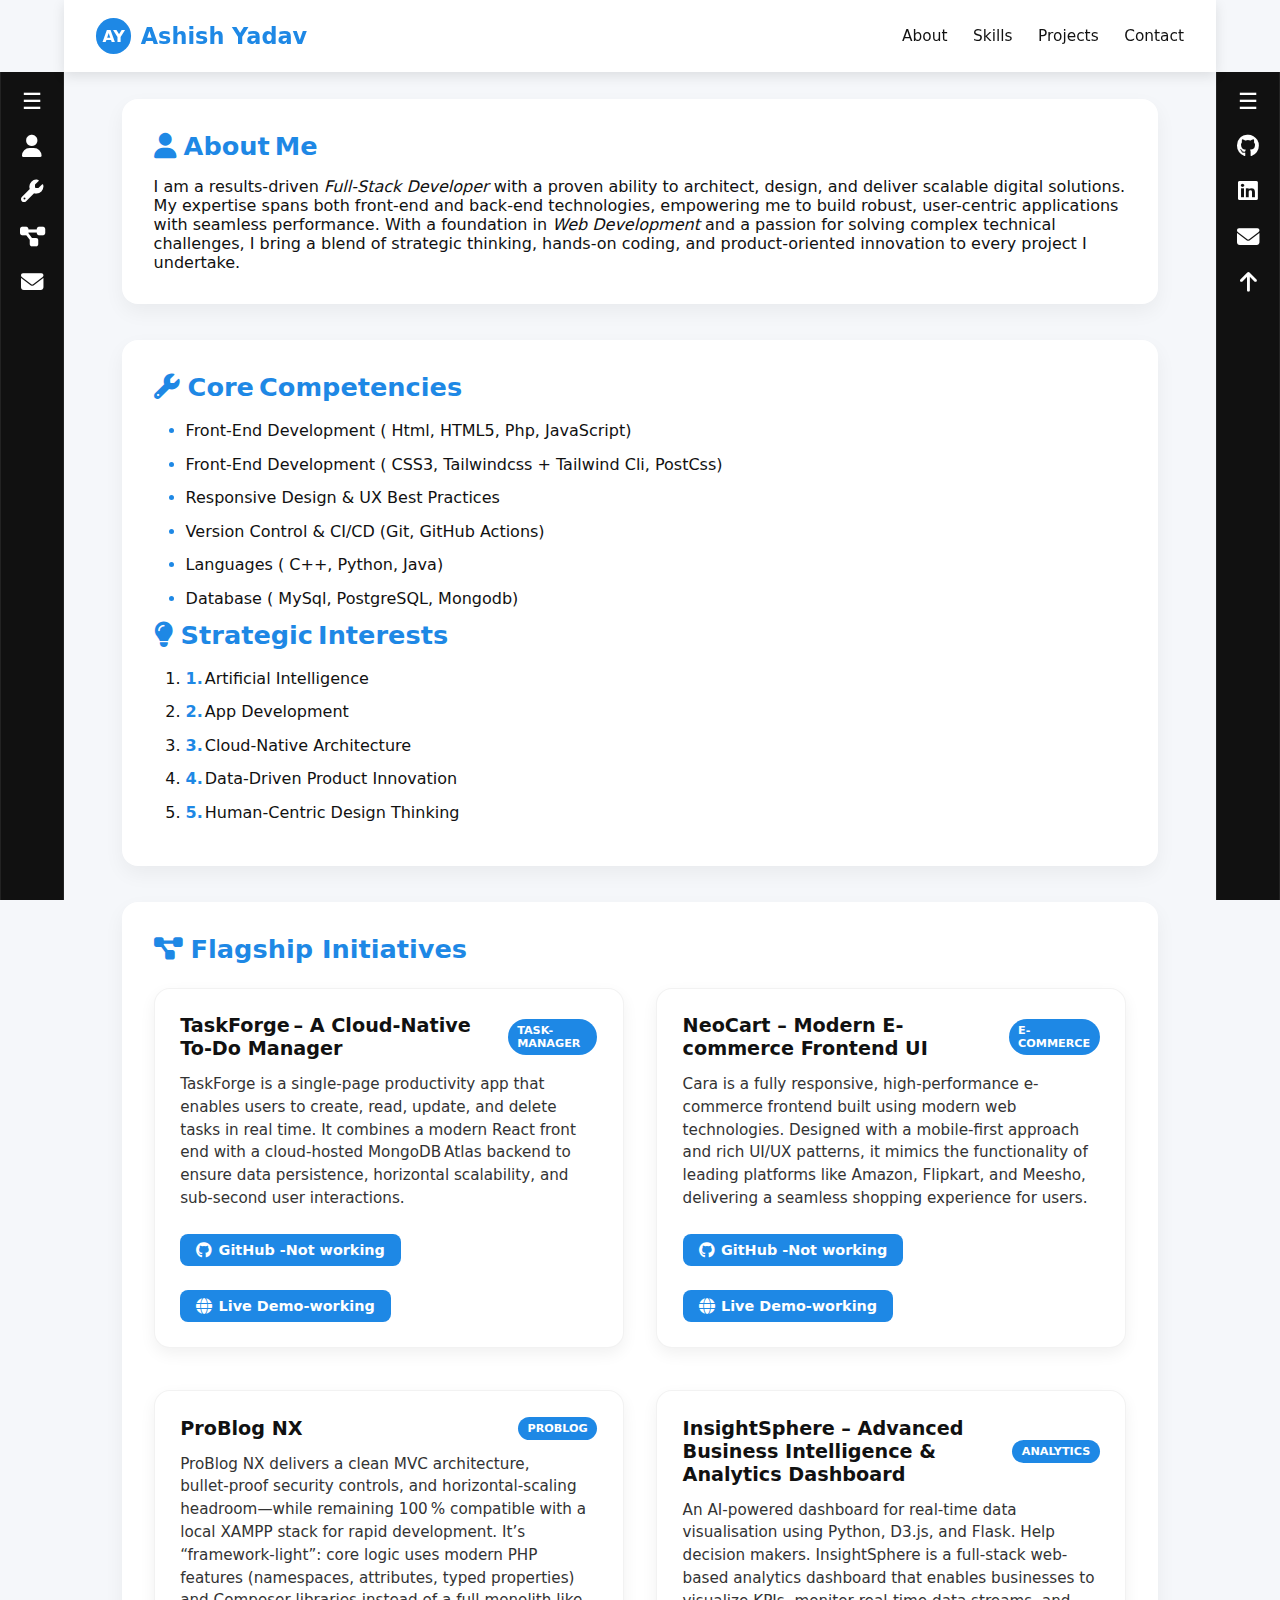
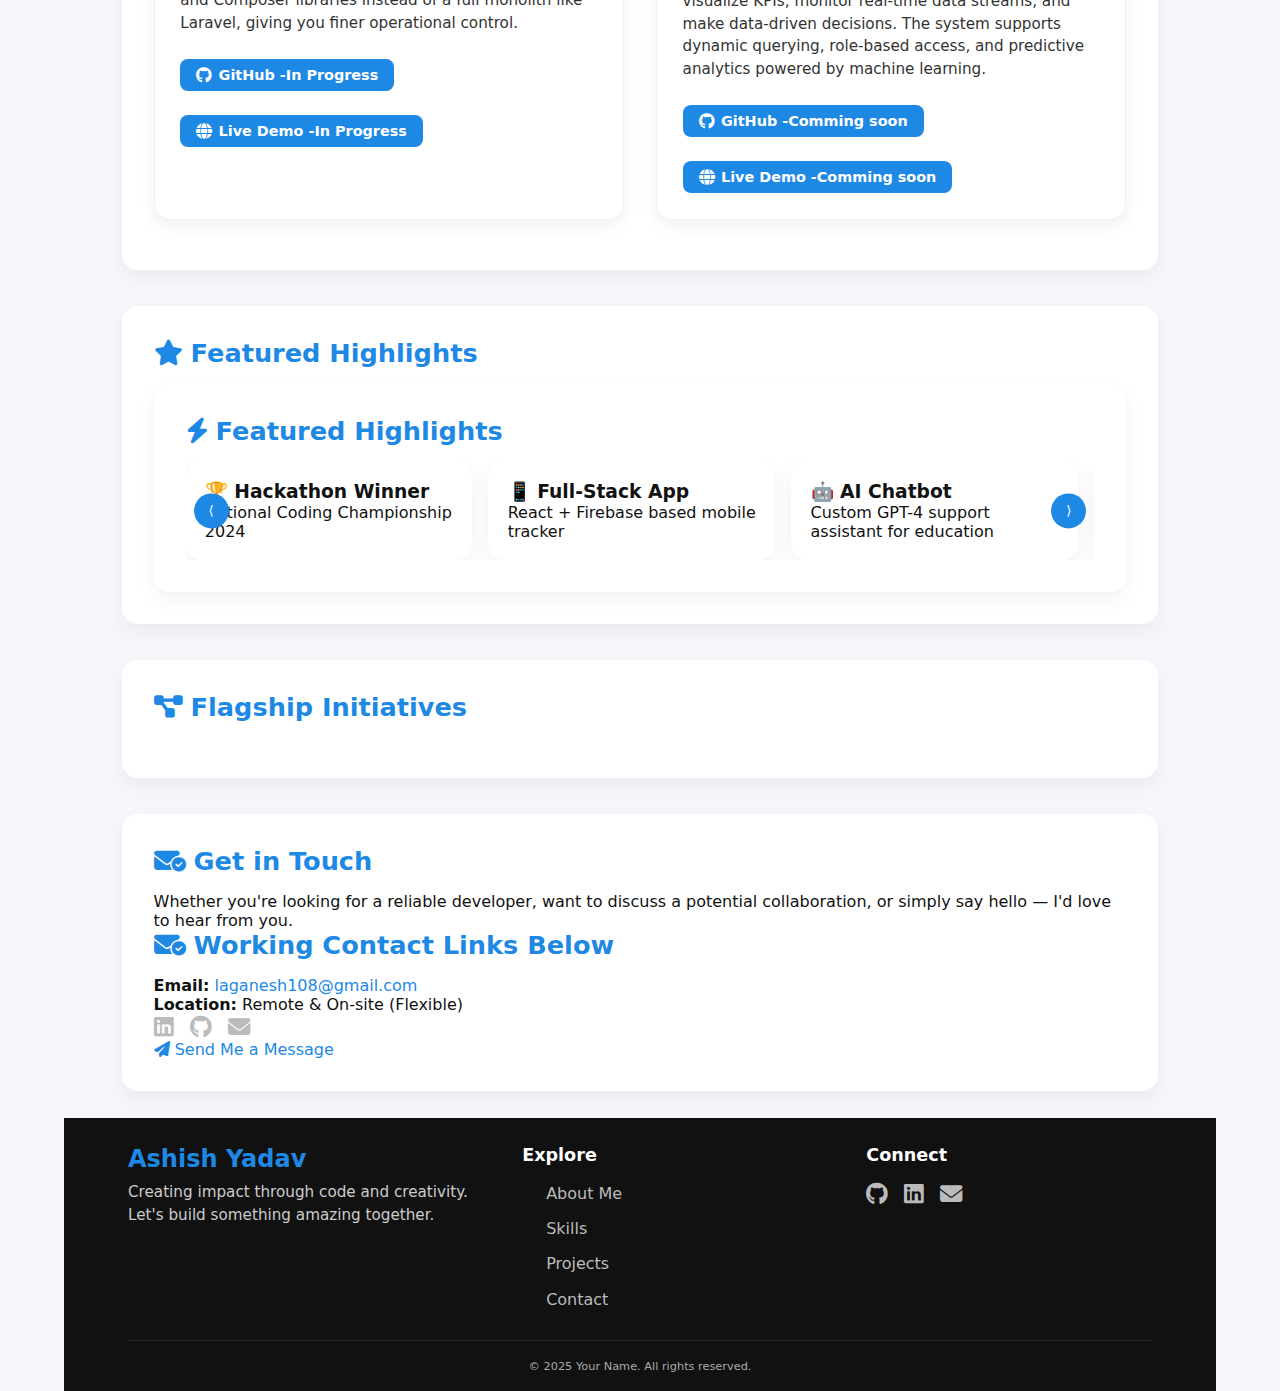
<file: Personal-Portfolio/index.html>
<!DOCTYPE html>
<html lang="en">
<head>
    <meta charset="UTF-8">
    <meta name="viewport" content="width=device-width, initial-scale=1.0">
    <title>Ashish Yadav – Portfolio</title>
    <link rel="stylesheet" href="styles/styles.css">
    <link rel="stylesheet" href="https://cdnjs.cloudflare.com/ajax/libs/font-awesome/6.5.0/css/all.min.css"
      integrity="sha512-...hash..." crossorigin="anonymous" referrerpolicy="no-referrer">

    <!-- head2.1 -->
    <link rel="stylesheet" href="styles/animations.css">
    <script defer src="scripts/modal.js"></script>
    <script defer src="scripts/slider.js"></script>
    <script defer src="scripts/backend-stub.js"></script>
</head>
<body>
    <!-- ===== Collapsible Left Sidebar (icon‑driven) ===== -->
    <aside id="leftBar" class="sidebar left">
        <!-- Collapsed icon strip (always visible / sticky) -->
        <nav class="icon‑rail">
            <button class="toggle" data-target="leftBar" title="Expand / Collapse">☰</button>
            <a href="#about"    title="About"><i class="fa-solid fa-user"></i></a>
            <a href="#skills"   title="Skills"><i class="fa-solid fa-wrench"></i></a>
            <a href="#projects" title="Projects"><i class="fa-solid fa-diagram-project"></i></a>
            <a href="#contact"  title="Contact"><i class="fa-solid fa-envelope"></i></a>
        </nav>

        <!-- Expanded content (revealed on .expanded) -->
        <div class="panel">
            <h3>Quick Links</h3>
            <ul>
                <li><a href="#about">About Me</a></li>
                <li><a href="#skills">Core Competencies</a></li>
                <li><a href="#projects">Flagship Initiatives</a></li>
                <li><a href="#contact">Connect with Me</a></li>
            </ul>
        </div>
    </aside>
    <!-- ===== Page Wrapper ===== -->
    <div class="page">
        <!-- ===== Responsive Animated Header ===== -->
        <header id="appHeader">
            <div class="brand">
                <span class="logo">AY</span>
                <h1 class="name">Ashish Yadav</h1>
            </div>

            <!-- Desktop Nav -->
            <nav class="nav‑links">
                <a href="#about">About</a>
                <a href="#skills">Skills</a>
                <a href="#projects">Projects</a>
                <a href="#contact">Contact</a>
            </nav>

            <!-- Mobile Hamburger -->
            <button id="hamburger" aria-label="Toggle navigation">
                <i class="fa-solid fa-bars"></i>
            </button>

            <!-- Mobile Drawer -->
            <nav class="drawer" id="drawer">
                <a href="#about">About</a>
                <a href="#skills">Skills</a>
                <a href="#projects">Projects</a>
                <a href="#contact">Contact</a>
            </nav>
        </header>
        <!-- ===== Main Content ===== -->
        <main id="content">

        <!-- ===== About ===== -->
        <section id="about" class="card fade">
            <h2><i class="fa-solid fa-user"></i> About Me</h2>
            <p>
                I am a results-driven <em>Full‑Stack Developer</em> with a proven ability to architect, design, and deliver
                scalable digital solutions. My expertise spans both front-end and back-end technologies, empowering me to build
                robust, user-centric applications with seamless performance. With a foundation in <em>Web Development</em> and a
                passion for solving complex technical challenges, I bring a blend of strategic thinking, hands-on coding, and
                product-oriented innovation to every project I undertake.
            </p>

        </section>

        <!-- ===== Skills & Interests Grid ===== -->
        <section class="grid‑two">
            <!-- Skills -->
            <div id="skills" class="card pop">
            <h2><i class="fa-solid fa-wrench"></i> Core Competencies</h2>
            <ul class="bullet‑list">
                <li>Front‑End Development ( Html, HTML5, Php, JavaScript)</li>
                <li>Front‑End Development ( CSS3, Tailwindcss + Tailwind Cli, PostCss)</li>
                <li>Responsive Design &amp; UX Best Practices</li>
                <li>Version Control &amp; CI/CD (Git, GitHub Actions)</li>
            </ul>
            <ul class="bullet‑list" >
                <li>Languages  ( C++, Python, Java)</li>
                <li>Database  ( MySql, PostgreSQL, Mongodb)</li>
            </ul>
            </div>

            <!-- Interests -->
            <div id="interests" class="card pop delay">
            <h2><i class="fa-solid fa-lightbulb"></i> Strategic Interests</h2>
            <ol class="ordered‑list">
                <li>Artificial Intelligence</li>
                <li>App Development</li>
                <li>Cloud‑Native Architecture</li>
                <li>Data‑Driven Product Innovation</li>
                <li>Human‑Centric Design Thinking</li>
            </ol>
            </div>
        </section>

        <!-- ===== Projects Section ===== -->
        <section id="projects" class="card fade">
        <h2><i class="fa-solid fa-diagram-project"></i> Flagship Initiatives</h2>

        <div class="project-grid">
            <!-- Project 1 -->
            <article class="proj-card pop">
            <div class="proj-header">
                <h3>TaskForge – A Cloud‑Native To‑Do Manager</h3>
                <span class="badge">Task-Manager</span>
            </div>
            <p>
                TaskForge is a single‑page productivity app that enables users to create, read, update, and delete tasks in real time. It combines a modern React front end with a cloud‑hosted MongoDB Atlas backend to ensure data persistence, horizontal scalability, and sub‑second user interactions.
            </p>
            <div class="proj-links">
                <a class="cta" href="https://github.com/AshishY551/todoFrontend" target="_blank" rel="noopener">
                <i class="fa-brands fa-github"></i> GitHub -Not working
                </a>
                <a class="cta" href="https://todofrontend-cwmy.onrender.com/" target="_blank" rel="noopener">
                <i class="fa-solid fa-globe"></i> Live Demo-working
                </a>
            </div>
            </article>
            <!-- Project 2 -->
            <article class="proj-card pop delay">
            <div class="proj-header">
                <h3>NeoCart – Modern E-commerce Frontend UI
                </h3>
                <span class="badge">E-commerce</span>
            </div>
            <p>
                Cara is a fully responsive, high-performance e-commerce frontend built using modern web technologies. Designed with a mobile-first approach and rich UI/UX patterns, it mimics the functionality of leading platforms like Amazon, Flipkart, and Meesho, delivering a seamless shopping experience for users.
            </p>
            <div class="proj-links">
                <a class="cta" href="https://github.com/username/project" target="_blank" rel="noopener">
                <i class="fa-brands fa-github"></i> GitHub -Not working
                </a>
                <a class="cta" href="https://trendycart-ecommerce154.netlify.app/" target="_blank" rel="noopener">
                <i class="fa-solid fa-globe"></i> Live Demo-working
                </a>
            </div>
            </article>
        </div>

        <!-- div 2 -->
        <div class="project-grid">

            <!-- Project 1 -->
            <article class="proj-card pop">
            <div class="proj-header">
                <h3>ProBlog NX</h3>
                <span class="badge">ProBlog</span>
            </div>
            <p>
                ProBlog NX delivers a clean MVC architecture, bullet‑proof security controls, and horizontal‑scaling headroom—while remaining 100 % compatible with a local XAMPP stack for rapid development. It’s “framework‑light”: core logic uses modern PHP features (namespaces, attributes, typed properties) and Composer libraries instead of a full monolith like Laravel, giving you finer operational control.
            </p>
            <div class="proj-links">
                <a class="cta" href="https://github.com/your-username/project-alpha" target="_blank" rel="noopener">
                <i class="fa-brands fa-github"></i> GitHub -In Progress
                </a>
                <a class="cta" href="https://your-alpha-demo.com" target="_blank" rel="noopener">
                <i class="fa-solid fa-globe"></i> Live Demo -In Progress
                </a>
            </div>
            </article>

            <!-- Project 2 -->
            <article class="proj-card pop delay">
            <div class="proj-header">
                <h3>InsightSphere – Advanced Business Intelligence & Analytics Dashboard</h3>
                <span class="badge">Analytics</span>
            </div>
            <p>
                An AI-powered dashboard for real-time data visualisation using Python, D3.js, and Flask. Help decision makers.
                InsightSphere is a full-stack web-based analytics dashboard that enables businesses to visualize KPIs, monitor real-time data streams, and make data-driven decisions. The system supports dynamic querying, role-based access, and predictive analytics powered by machine learning.


            </p>
            <div class="proj-links">
                <a class="cta" href="https://github.com/your-username/project-beta" target="_blank" rel="noopener">
                <i class="fa-brands fa-github"></i> GitHub -Comming soon
                </a>
                <a class="cta" href="https://your-beta-demo.com" target="_blank" rel="noopener">
                <i class="fa-solid fa-globe"></i> Live Demo -Comming soon
                </a>
            </div>
            </article>

        </div>
        </section>


        <!-- Featured Slider -->
        <!-- ===== Featured Slider Section ===== -->
        <section id="featured" class="card pop">
        <h2><i class="fa-solid fa-star"></i> Featured Highlights</h2>
        <div data-include="components/slider-featured.html"></div>
        </section>


        <!-- ===== Projects Section (Dynamic Cards) ===== -->
        <section id="projects" class="card fade">
        <h2><i class="fa-solid fa-diagram-project"></i> Flagship Initiatives</h2>
        <div class="project-grid">
            <div data-include="components/project-card.html"></div>
            <div data-include="components/project-card.html"></div>
            <div data-include="components/project-card.html"></div>
            <!-- Add or remove cards as needed -->
        </div>
        </section>



        <!-- ===== Contact Section ===== -->
        <section id="contact" class="card pop">
        <h2><i class="fa-solid fa-envelope-circle-check"></i> Get in Touch</h2>
        <p>
            Whether you're looking for a reliable developer, want to discuss a potential collaboration, or simply say hello —
            I'd love to hear from you.
        </p>
        <h2><i class="fa-solid fa-envelope-circle-check"></i> Working Contact Links Below</h2>

        <div class="contact-grid">
            <!-- Contact Info -->
            <div class="contact-info">
            <p><strong>Email:</strong> <a href="https://github.com/AshishY551">laganesh108@gmail.com</a></p>
            <p><strong>Location:</strong> Remote & On-site (Flexible)</p>
            </div>

            <!-- Social Links -->
            <div class="social-icons">
            <a href="https://www.linkedin.com/in/ashish-yadav-940795279/" target="_blank" aria-label="LinkedIn" rel="noopener">
                <i class="fa-brands fa-linkedin"></i>
            </a>
            <a href="https://github.com/AshishY551" target="_blank" aria-label="GitHub" rel="noopener">
                <i class="fa-brands fa-github"></i>
            </a>
            <a href="laganesh108@gmail.com" target="_blank" aria-label="Email" rel="noopener">
                <i class="fa-solid fa-envelope"></i>
            </a>
            </div>
        </div>

        <div class="cta-row">
            <a href="mailto:youremail@example.com" class="cta-button">
            <i class="fa-solid fa-paper-plane"></i> Send Me a Message
            </a>
        </div>
        </section>


        </main>

        <!-- ===== Footer ===== -->
        <!-- ===== Advanced Animated Footer ===== -->
        <footer>
        <div class="footer-content">
            <!-- Branding -->
            <div class="footer-brand">
            <h2>Ashish Yadav</h2>
            <p>Creating impact through code and creativity. Let's build something amazing together.</p>
            </div>

            <!-- Navigation -->
            <div class="footer-links">
            <h3>Explore</h3>
            <ul>
                <li><a href="#about">About Me</a></li>
                <li><a href="#skills">Skills</a></li>
                <li><a href="#projects">Projects</a></li>
                <li><a href="#contact">Contact</a></li>
            </ul>
            </div>

            <!-- Social Media -->
            <div class="footer-social">
            <h3>Connect</h3>
            <div class="social-icons">
                <a href="https://github.com/AshishY551" target="_blank"><i class="fab fa-github"></i></a>
                <a href="https://www.linkedin.com/in/ashish-yadav-940795279/" target="_blank"><i class="fab fa-linkedin"></i></a>
                <a href="laganesh108@gmail.com"><i class="fas fa-envelope"></i></a>
            </div>
            </div>
        </div>

        <!-- Footer Bottom -->
        <div class="footer-bottom">
            <small>&copy; 2025 Your Name. All rights reserved.</small>
        </div>
        </footer>

    </div>
    <!-- ===== Collapsible Right Sidebar (icon‑driven) ===== -->
    <aside id="rightBar" class="sidebar right">
        <!-- Collapsed icon strip (always visible / sticky) -->
        <nav class="icon‑rail">
            <button class="toggle" data-target="rightBar" title="Expand / Collapse">☰</button>
            <a href="https://github.com/AshishY551"  title="GitHub"><i class="fa-brands fa-github"></i></a>
            <a href="https://www.linkedin.com/in/ashish-yadav-940795279/" title="LinkedIn"><i class="fa-brands fa-linkedin"></i></a>
            <a href="laganesh108@gmail.com"     title="Email"><i class="fa-solid fa-envelope"></i></a>
            <a href="#top"                             title="Back to Top"><i class="fa-solid fa-arrow-up"></i></a>
        </nav>

        <!-- Expanded content (revealed on .expanded) -->
        <div class="panel">
            <h3>External Links</h3>
            <ul>
                <li><a href="https://github.com/AshishY551" target="_blank" rel="noopener">GitHub Profile</a></li>
                <li><a href="https://www.linkedin.com/in/ashish-yadav-940795279/" target="_blank" rel="noopener">LinkedIn Profile</a></li>
                <li><a href="laganesh108@gmail.com">Send Email</a></li>
                <li><a href="#top">Back to Top</a></li>
            </ul>
        </div>
    </aside>


    

    <script src="scripts/script.js"></script>
      <!-- Scripts -->
    <script src="scripts/loader.js"></script>
    <script src="scripts/script.js"></script>

    <!-- Auto Slider Logic -->
<link rel="stylesheet" href="styles/slider.css">
<script src="scripts/slider-data.js" defer></script>
<script src="scripts/slider.js" defer></script>

</body>
</html>
</file>
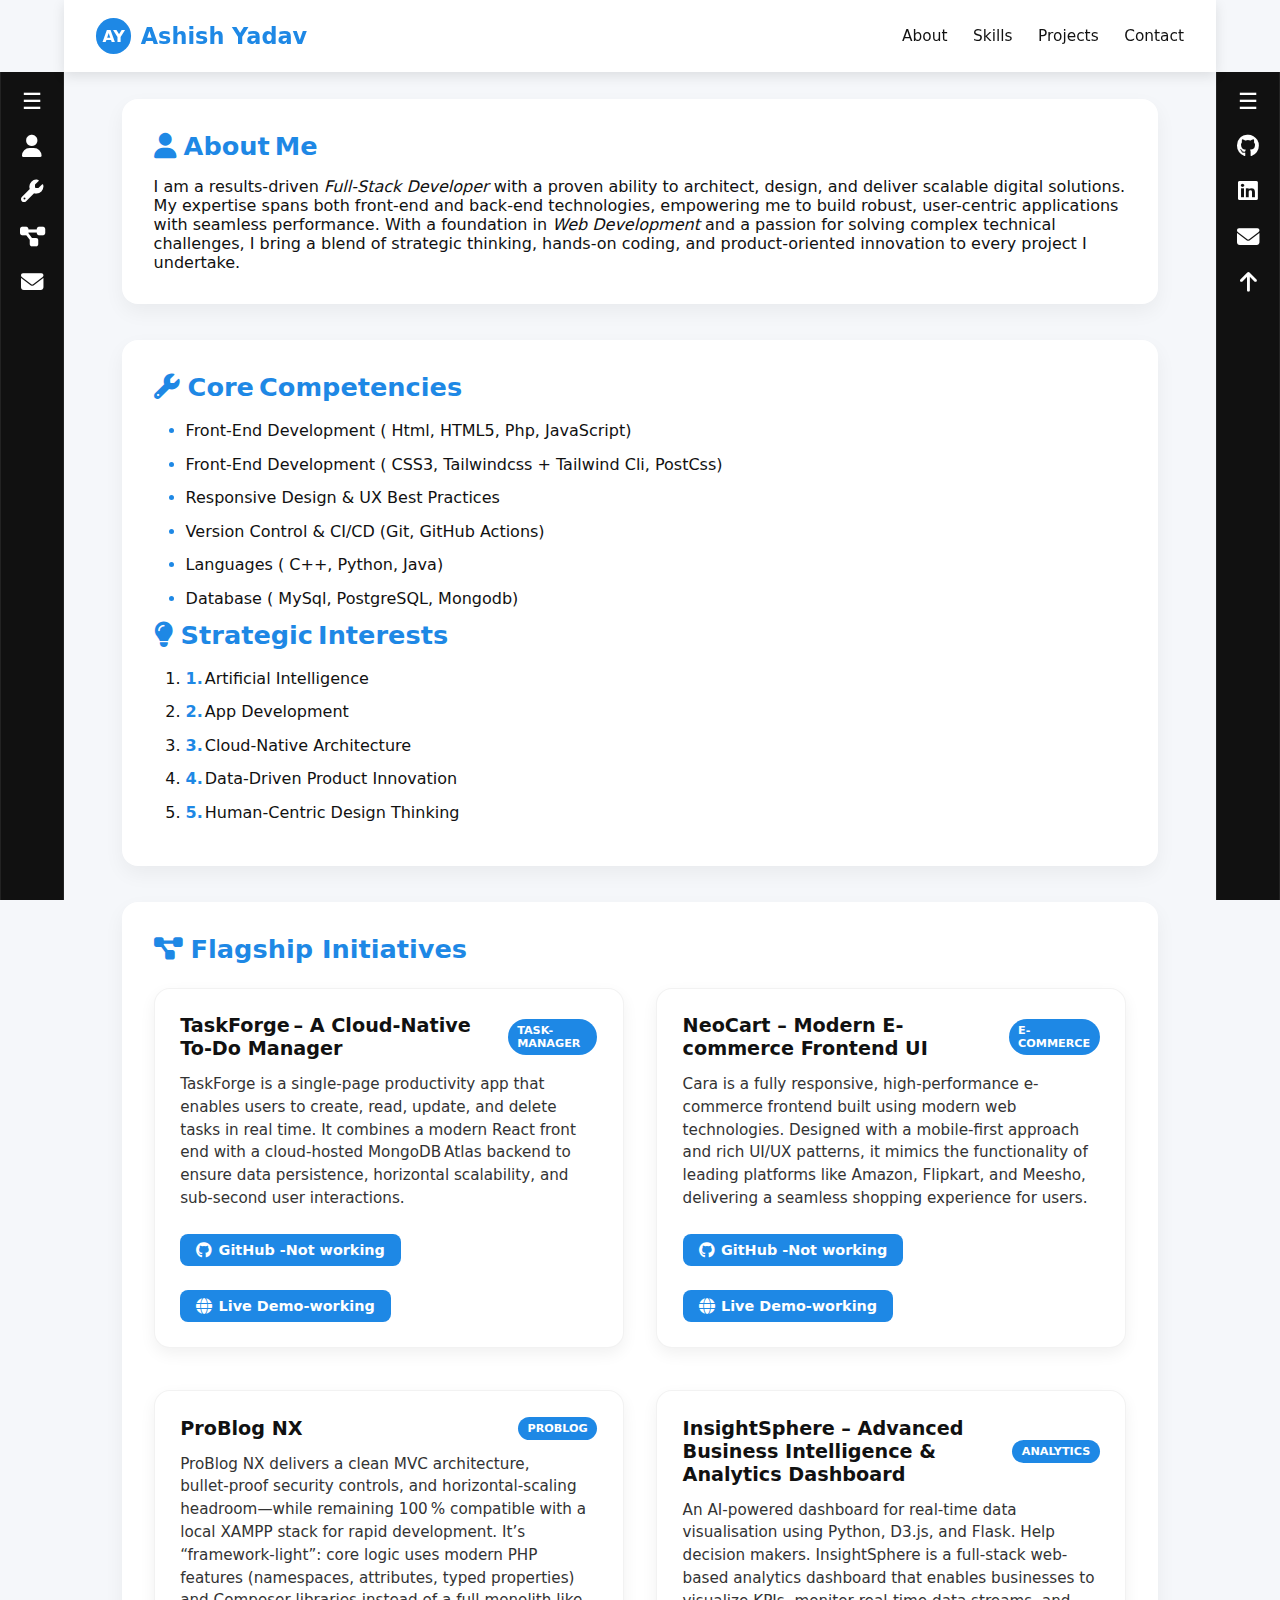
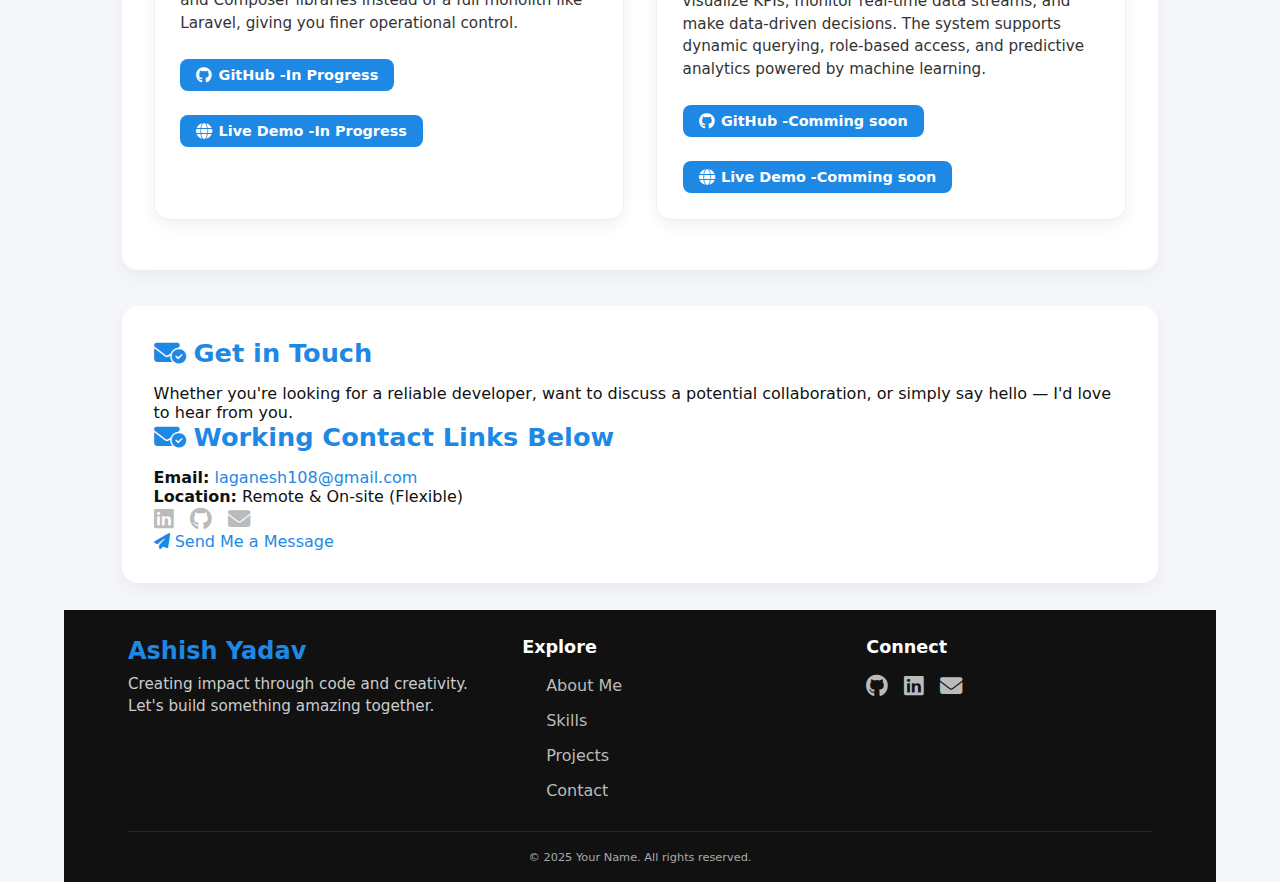
<file: Personal Portfolio Website/VerybasicPortfolioPage/index.html>
<!DOCTYPE html>
<html lang="en">
<head>
    <meta charset="UTF-8">
    <meta name="viewport" content="width=device-width, initial-scale=1.0">
    <title>Ashish Yadav – Portfolio</title>
    <link rel="stylesheet" href="styles.css">
    <link rel="stylesheet" href="https://cdnjs.cloudflare.com/ajax/libs/font-awesome/6.5.0/css/all.min.css"
      integrity="sha512-...hash..." crossorigin="anonymous" referrerpolicy="no-referrer">
</head>
<body>
    <!-- ===== Collapsible Left Sidebar (icon‑driven) ===== -->
    <aside id="leftBar" class="sidebar left">
        <!-- Collapsed icon strip (always visible / sticky) -->
        <nav class="icon‑rail">
            <button class="toggle" data-target="leftBar" title="Expand / Collapse">☰</button>
            <a href="#about"    title="About"><i class="fa-solid fa-user"></i></a>
            <a href="#skills"   title="Skills"><i class="fa-solid fa-wrench"></i></a>
            <a href="#projects" title="Projects"><i class="fa-solid fa-diagram-project"></i></a>
            <a href="#contact"  title="Contact"><i class="fa-solid fa-envelope"></i></a>
        </nav>

        <!-- Expanded content (revealed on .expanded) -->
        <div class="panel">
            <h3>Quick Links</h3>
            <ul>
                <li><a href="#about">About Me</a></li>
                <li><a href="#skills">Core Competencies</a></li>
                <li><a href="#projects">Flagship Initiatives</a></li>
                <li><a href="#contact">Connect with Me</a></li>
            </ul>
        </div>
    </aside>
    <!-- ===== Page Wrapper ===== -->
    <div class="page">
        <!-- ===== Responsive Animated Header ===== -->
        <header id="appHeader">
            <div class="brand">
                <span class="logo">AY</span>
                <h1 class="name">Ashish Yadav</h1>
            </div>

            <!-- Desktop Nav -->
            <nav class="nav‑links">
                <a href="#about">About</a>
                <a href="#skills">Skills</a>
                <a href="#projects">Projects</a>
                <a href="#contact">Contact</a>
            </nav>

            <!-- Mobile Hamburger -->
            <button id="hamburger" aria-label="Toggle navigation">
                <i class="fa-solid fa-bars"></i>
            </button>

            <!-- Mobile Drawer -->
            <nav class="drawer" id="drawer">
                <a href="#about">About</a>
                <a href="#skills">Skills</a>
                <a href="#projects">Projects</a>
                <a href="#contact">Contact</a>
            </nav>
        </header>
        <!-- ===== Main Content ===== -->
        <main id="content">

        <!-- ===== About ===== -->
        <section id="about" class="card fade">
            <h2><i class="fa-solid fa-user"></i> About Me</h2>
            <p>
                I am a results-driven <em>Full‑Stack Developer</em> with a proven ability to architect, design, and deliver
                scalable digital solutions. My expertise spans both front-end and back-end technologies, empowering me to build
                robust, user-centric applications with seamless performance. With a foundation in <em>Web Development</em> and a
                passion for solving complex technical challenges, I bring a blend of strategic thinking, hands-on coding, and
                product-oriented innovation to every project I undertake.
            </p>

        </section>

        <!-- ===== Skills & Interests Grid ===== -->
        <section class="grid‑two">
            <!-- Skills -->
            <div id="skills" class="card pop">
            <h2><i class="fa-solid fa-wrench"></i> Core Competencies</h2>
            <ul class="bullet‑list">
                <li>Front‑End Development ( Html, HTML5, Php, JavaScript)</li>
                <li>Front‑End Development ( CSS3, Tailwindcss + Tailwind Cli, PostCss)</li>
                <li>Responsive Design &amp; UX Best Practices</li>
                <li>Version Control &amp; CI/CD (Git, GitHub Actions)</li>
            </ul>
            <ul class="bullet‑list" >
                <li>Languages  ( C++, Python, Java)</li>
                <li>Database  ( MySql, PostgreSQL, Mongodb)</li>
            </ul>
            </div>

            <!-- Interests -->
            <div id="interests" class="card pop delay">
            <h2><i class="fa-solid fa-lightbulb"></i> Strategic Interests</h2>
            <ol class="ordered‑list">
                <li>Artificial Intelligence</li>
                <li>App Development</li>
                <li>Cloud‑Native Architecture</li>
                <li>Data‑Driven Product Innovation</li>
                <li>Human‑Centric Design Thinking</li>
            </ol>
            </div>
        </section>

        <!-- ===== Projects Section ===== -->
        <section id="projects" class="card fade">
        <h2><i class="fa-solid fa-diagram-project"></i> Flagship Initiatives</h2>

        <div class="project-grid">
            <!-- Project 1 -->
            <article class="proj-card pop">
            <div class="proj-header">
                <h3>TaskForge – A Cloud‑Native To‑Do Manager</h3>
                <span class="badge">Task-Manager</span>
            </div>
            <p>
                TaskForge is a single‑page productivity app that enables users to create, read, update, and delete tasks in real time. It combines a modern React front end with a cloud‑hosted MongoDB Atlas backend to ensure data persistence, horizontal scalability, and sub‑second user interactions.
            </p>
            <div class="proj-links">
                <a class="cta" href="https://github.com/AshishY551/todoFrontend" target="_blank" rel="noopener">
                <i class="fa-brands fa-github"></i> GitHub -Not working
                </a>
                <a class="cta" href="https://todofrontend-cwmy.onrender.com/" target="_blank" rel="noopener">
                <i class="fa-solid fa-globe"></i> Live Demo-working
                </a>
            </div>
            </article>
            <!-- Project 2 -->
            <article class="proj-card pop delay">
            <div class="proj-header">
                <h3>NeoCart – Modern E-commerce Frontend UI
                </h3>
                <span class="badge">E-commerce</span>
            </div>
            <p>
                Cara is a fully responsive, high-performance e-commerce frontend built using modern web technologies. Designed with a mobile-first approach and rich UI/UX patterns, it mimics the functionality of leading platforms like Amazon, Flipkart, and Meesho, delivering a seamless shopping experience for users.
            </p>
            <div class="proj-links">
                <a class="cta" href="https://github.com/username/project" target="_blank" rel="noopener">
                <i class="fa-brands fa-github"></i> GitHub -Not working
                </a>
                <a class="cta" href="https://trendycart-ecommerce154.netlify.app/" target="_blank" rel="noopener">
                <i class="fa-solid fa-globe"></i> Live Demo-working
                </a>
            </div>
            </article>
        </div>

        <!-- div 2 -->
        <div class="project-grid">

            <!-- Project 1 -->
            <article class="proj-card pop">
            <div class="proj-header">
                <h3>ProBlog NX</h3>
                <span class="badge">ProBlog</span>
            </div>
            <p>
                ProBlog NX delivers a clean MVC architecture, bullet‑proof security controls, and horizontal‑scaling headroom—while remaining 100 % compatible with a local XAMPP stack for rapid development. It’s “framework‑light”: core logic uses modern PHP features (namespaces, attributes, typed properties) and Composer libraries instead of a full monolith like Laravel, giving you finer operational control.
            </p>
            <div class="proj-links">
                <a class="cta" href="https://github.com/your-username/project-alpha" target="_blank" rel="noopener">
                <i class="fa-brands fa-github"></i> GitHub -In Progress
                </a>
                <a class="cta" href="https://your-alpha-demo.com" target="_blank" rel="noopener">
                <i class="fa-solid fa-globe"></i> Live Demo -In Progress
                </a>
            </div>
            </article>

            <!-- Project 2 -->
            <article class="proj-card pop delay">
            <div class="proj-header">
                <h3>InsightSphere – Advanced Business Intelligence & Analytics Dashboard</h3>
                <span class="badge">Analytics</span>
            </div>
            <p>
                An AI-powered dashboard for real-time data visualisation using Python, D3.js, and Flask. Help decision makers.
                InsightSphere is a full-stack web-based analytics dashboard that enables businesses to visualize KPIs, monitor real-time data streams, and make data-driven decisions. The system supports dynamic querying, role-based access, and predictive analytics powered by machine learning.


            </p>
            <div class="proj-links">
                <a class="cta" href="https://github.com/your-username/project-beta" target="_blank" rel="noopener">
                <i class="fa-brands fa-github"></i> GitHub -Comming soon
                </a>
                <a class="cta" href="https://your-beta-demo.com" target="_blank" rel="noopener">
                <i class="fa-solid fa-globe"></i> Live Demo -Comming soon
                </a>
            </div>
            </article>

        </div>
        </section>


        <!-- ===== Contact Section ===== -->
        <section id="contact" class="card pop">
        <h2><i class="fa-solid fa-envelope-circle-check"></i> Get in Touch</h2>
        <p>
            Whether you're looking for a reliable developer, want to discuss a potential collaboration, or simply say hello —
            I'd love to hear from you.
        </p>
        <h2><i class="fa-solid fa-envelope-circle-check"></i> Working Contact Links Below</h2>

        <div class="contact-grid">
            <!-- Contact Info -->
            <div class="contact-info">
            <p><strong>Email:</strong> <a href="https://github.com/AshishY551">laganesh108@gmail.com</a></p>
            <p><strong>Location:</strong> Remote & On-site (Flexible)</p>
            </div>

            <!-- Social Links -->
            <div class="social-icons">
            <a href="https://www.linkedin.com/in/ashish-yadav-940795279/" target="_blank" aria-label="LinkedIn" rel="noopener">
                <i class="fa-brands fa-linkedin"></i>
            </a>
            <a href="https://github.com/AshishY551" target="_blank" aria-label="GitHub" rel="noopener">
                <i class="fa-brands fa-github"></i>
            </a>
            <a href="laganesh108@gmail.com" target="_blank" aria-label="Email" rel="noopener">
                <i class="fa-solid fa-envelope"></i>
            </a>
            </div>
        </div>

        <div class="cta-row">
            <a href="mailto:youremail@example.com" class="cta-button">
            <i class="fa-solid fa-paper-plane"></i> Send Me a Message
            </a>
        </div>
        </section>


        </main>

        <!-- ===== Footer ===== -->
        <!-- ===== Advanced Animated Footer ===== -->
        <footer>
        <div class="footer-content">
            <!-- Branding -->
            <div class="footer-brand">
            <h2>Ashish Yadav</h2>
            <p>Creating impact through code and creativity. Let's build something amazing together.</p>
            </div>

            <!-- Navigation -->
            <div class="footer-links">
            <h3>Explore</h3>
            <ul>
                <li><a href="#about">About Me</a></li>
                <li><a href="#skills">Skills</a></li>
                <li><a href="#projects">Projects</a></li>
                <li><a href="#contact">Contact</a></li>
            </ul>
            </div>

            <!-- Social Media -->
            <div class="footer-social">
            <h3>Connect</h3>
            <div class="social-icons">
                <a href="https://github.com/AshishY551" target="_blank"><i class="fab fa-github"></i></a>
                <a href="https://www.linkedin.com/in/ashish-yadav-940795279/" target="_blank"><i class="fab fa-linkedin"></i></a>
                <a href="laganesh108@gmail.com"><i class="fas fa-envelope"></i></a>
            </div>
            </div>
        </div>

        <!-- Footer Bottom -->
        <div class="footer-bottom">
            <small>&copy; 2025 Your Name. All rights reserved.</small>
        </div>
        </footer>

    </div>
    <!-- ===== Collapsible Right Sidebar (icon‑driven) ===== -->
    <aside id="rightBar" class="sidebar right">
        <!-- Collapsed icon strip (always visible / sticky) -->
        <nav class="icon‑rail">
            <button class="toggle" data-target="rightBar" title="Expand / Collapse">☰</button>
            <a href="https://github.com/AshishY551"  title="GitHub"><i class="fa-brands fa-github"></i></a>
            <a href="https://www.linkedin.com/in/ashish-yadav-940795279/" title="LinkedIn"><i class="fa-brands fa-linkedin"></i></a>
            <a href="laganesh108@gmail.com"     title="Email"><i class="fa-solid fa-envelope"></i></a>
            <a href="#top"                             title="Back to Top"><i class="fa-solid fa-arrow-up"></i></a>
        </nav>

        <!-- Expanded content (revealed on .expanded) -->
        <div class="panel">
            <h3>External Links</h3>
            <ul>
                <li><a href="https://github.com/AshishY551" target="_blank" rel="noopener">GitHub Profile</a></li>
                <li><a href="https://www.linkedin.com/in/ashish-yadav-940795279/" target="_blank" rel="noopener">LinkedIn Profile</a></li>
                <li><a href="laganesh108@gmail.com">Send Email</a></li>
                <li><a href="#top">Back to Top</a></li>
            </ul>
        </div>
    </aside>


    

    <script src="script.js"></script>
</body>
</html>
</file>
<file: Personal-Portfolio/styles/animations.css>
/* animations.css            # Custom animations, transitions, keyframes */
</file>
<file: Personal-Portfolio/styles/slider.css>
.carousel-wrapper {
  position: relative;
  overflow: hidden;
  width: 100%;
  margin-top: 1rem;
}

.carousel-track {
  display: flex;
  gap: 1rem;
  transition: transform 0.5s ease;
}

.carousel-item {
  flex: 0 0 calc(33.33% - 1rem);
  background: #fff;
  padding: 1.2rem;
  border-radius: 1rem;
  box-shadow: 0 6px 20px rgba(0, 0, 0, 0.06);
  transition: transform 0.3s ease;
}
.carousel-item:hover {
  transform: translateY(-6px);
}

.slider-btn {
  position: absolute;
  top: 50%;
  transform: translateY(-50%);
  background: var(--accent);
  color: white;
  border: none;
  border-radius: 50%;
  width: 2.2rem;
  height: 2.2rem;
  cursor: pointer;
  z-index: 1;
}
.slider-btn.prev {
  left: 0.5rem;
}
.slider-btn.next {
  right: 0.5rem;
}

/* Responsive: show 1–2 slides on small screens */
@media (max-width: 768px) {
  .carousel-item {
    flex: 0 0 calc(50% - 1rem);
  }
}
@media (max-width: 480px) {
  .carousel-item {
    flex: 0 0 100%;
  }
}
</file>
<file: Personal-Portfolio/styles/styles.css>
/* styles.css                # Custom component styles, utility overrides, animations */
/* ===== Root & Reset ===== */
* {
  margin: 0;
  padding: 0;
  box-sizing: border-box;
  font-family: system-ui, Segoe UI, Roboto, sans-serif;
}
html {
  scroll-behavior: smooth;
}

/* === CSS Custom Properties (100 % responsive) === */
:root {
  /* Heights expressed in viewport units for auto‑scaling */
  --header-h: 8vh; /* Header = 8 % of viewport height  */
  --footer-h: 6vh; /* Footer = 6 % of viewport height  */

  /* Sidebar widths expressed in viewport units            */
  --sidebar-w-c: 5vw; /* Collapsed width  = 5 vw          */
  --sidebar-w-e: 20vw; /* Expanded  width  = 20 vw         */

  /* Brand palette / styling tokens */
  --accent: #1e88e5;
  --dark: #111;
  --light: #fff;
  --shadow: 0 4px 12px rgba(0, 0, 0, 0.1);
}

/* ===== Page‑level Flex Layout ===== */
body {
  display: flex; /* left‑bar · page · right‑bar */
  min-height: 100vh;
  background: #f5f7fa;
  color: var(--dark);
}
.page {
  flex: 1; /* occupy remaining width      */
  display: flex;
  flex-direction: column;
}

/* ===== Collapsible Sidebars ===== */
.sidebar {
  width: var(--sidebar-w-c);
  height: calc(100vh - var(--header-h));
  position: sticky;
  top: var(--header-h); /* starts just below header    */
  background: var(--dark);
  color: var(--light);
  border-inline: 1px solid rgba(255, 255, 255, 0.08);
  display: flex;
  flex-direction: column;
  padding: 0.5rem;
  transition: width 0.3s ease;
  z-index: 10;
}
.sidebar.right {
  margin-left: auto;
}
.sidebar.expanded {
  width: var(--sidebar-w-e);
}

.sidebar .toggle {
  background: none;
  border: none;
  color: var(--light);
  font-size: 1.6rem;
  cursor: pointer;
  transition: transform 0.3s ease;
}
.sidebar.expanded .toggle {
  transform: rotate(90deg);
}

/* ===== Sidebar Icon Rail ===== */
.icon‑rail {
  display: flex;
  flex-direction: column;
  gap: 1.2rem;
  align-items: center;
  width: 100%; /* matches collapsed width (sticky slice) */
  position: sticky;
  top: calc(var(--header-h) + 1rem);
}
.icon‑rail a,
.icon‑rail .toggle {
  background: none;
  border: none;
  color: var(--light);
  font-size: 1.4rem;
  cursor: pointer;
  transition: transform 0.2s ease, color 0.3s;
}
.icon‑rail a:hover,
.icon‑rail .toggle:hover {
  transform: scale(1.15);
  color: var(--accent);
}

/* ===== Expanded Panel (hidden by default) ===== */
.sidebar .panel {
  opacity: 0;
  pointer-events: none;
  width: 0;
  transition: opacity 0.3s ease, width 0.3s ease;
  padding-left: 0.7rem;
}
.sidebar.expanded .panel {
  opacity: 1;
  pointer-events: auto;
  width: calc(100% - var(--sidebar-w-c));
}
.sidebar.expanded .panel h3 {
  margin-bottom: 0.5rem;
  color: var(--accent);
}
.sidebar.expanded .panel ul {
  list-style: none;
  margin-left: 0;
}
.sidebar.expanded .panel li {
  margin-bottom: 0.4rem;
}
.sidebar.expanded .panel a {
  color: var(--light);
  text-decoration: none;
}
.sidebar.expanded .panel a:hover {
  text-decoration: underline;
}

/* ===== Header : Advanced Sticky App‑Bar ===== */
header {
  /* layout & baseline */
  position: sticky;
  top: 0;
  left: 0;
  width: 100%;
  height: var(--header-h);
  display: flex;
  align-items: center;
  justify-content: space-between;
  padding: 0 2rem;
  background: var(--light);
  box-shadow: var(--shadow);
  z-index: 20;

  /* smooth morph on scroll */
  transition: background 0.3s ease, height 0.3s ease;
}
/* shrink effect after 20 px scroll — added via JS */
header.scrolled {
  background: rgba(255, 255, 255, 0.9);
  backdrop-filter: saturate(180%) blur(8px);
  height: calc(var(--header-h) * 0.8);
}

/* ----- Branding ----- */
header .brand {
  display: flex;
  align-items: center;
  gap: 0.6rem;
}
header .logo {
  background: var(--accent);
  color: var(--light);
  width: 2.2rem;
  height: 2.2rem;
  border-radius: 50%;
  display: grid;
  place-items: center;
  font-weight: 600;
  font-size: 1rem;
}
header .name {
  font-size: clamp(1rem, 2vw, 1.4rem);
  color: var(--accent);
  white-space: nowrap;
}

/* ----- Desktop Navigation ----- */
header .nav‑links {
  display: flex;
  gap: 2vw;
}
header .nav‑links a {
  text-decoration: none;
  color: var(--dark);
  font-weight: 500;
  position: relative;
  font-size: clamp(0.8rem, 1.2vw, 1rem);
  transition: color 0.3s;
}
header .nav‑links a::after {
  content: "";
  position: absolute;
  left: 0;
  bottom: -4px;
  height: 2px;
  width: 0;
  background: var(--accent);
  transition: width 0.3s;
}
header .nav‑links a:hover {
  color: var(--accent);
}
header .nav‑links a:hover::after {
  width: 100%;
}

/* ----- Mobile Hamburger & Drawer ----- */
header #hamburger {
  display: none;
  background: none;
  border: none;
  font-size: 1.5rem;
  color: var(--dark);
  cursor: pointer;
}
header .drawer {
  position: fixed;
  top: var(--header-h);
  right: -100%;
  width: 60vw;
  height: calc(100vh - var(--header-h));
  background: var(--light);
  box-shadow: -4px 0 12px rgba(0, 0, 0, 0.1);
  display: flex;
  flex-direction: column;
  gap: 1.5rem;
  padding: 2rem 1.5rem;
  transition: right 0.3s ease;
  z-index: 19;
}
header .drawer.open {
  right: 0;
}
header .drawer a {
  text-decoration: none;
  color: var(--dark);
  font-weight: 500;
}
header .drawer a:hover {
  color: var(--accent);
}

/* ----- Breakpoint ----- */
@media (max-width: 768px) {
  header .nav‑links {
    display: none;
  }
  header #hamburger {
    display: block;
  }
}

/* ===== Main Content: Advanced & Responsive ===== */
main {
  flex: 1;
  width: 90%;
  max-width: 1200px;
  margin: 0 auto;
  padding: 3vh 0;
  display: grid;
  grid-template-columns: 1fr;
  gap: 4vh;
  animation: fade 0.6s ease both;
}

/* Section Container */
section {
  background: var(--light);
  border-radius: 1rem;
  padding: 2rem;
  box-shadow: 0 8px 20px rgba(0, 0, 0, 0.05);
  transition: transform 0.3s ease, box-shadow 0.3s ease;
  animation: fadeInUp 0.8s ease both;
}
section:hover {
  transform: translateY(-4px);
  box-shadow: 0 12px 28px rgba(0, 0, 0, 0.08);
}
section h2 {
  color: var(--accent);
  margin-bottom: 1rem;
  font-size: clamp(1.3rem, 2.2vw, 1.6rem);
  display: flex;
  align-items: center;
  gap: 0.5rem;
}
section h2 i {
  color: var(--accent);
}

/* Articles (for project cards) */
article {
  background: #fdfdfd;
  border: 1px solid rgba(0, 0, 0, 0.05);
  border-radius: 0.8rem;
  padding: 1.5rem;
  margin-bottom: 2vh;
  transition: transform 0.25s ease, box-shadow 0.25s ease;
}
article:hover {
  transform: translateY(-6px);
  box-shadow: 0 10px 24px rgba(0, 0, 0, 0.07);
}
article h3 {
  margin-bottom: 0.75vh;
  font-size: clamp(1rem, 1.6vw, 1.2rem);
  color: var(--dark);
}
article p {
  margin-bottom: 1rem;
  color: #333;
  line-height: 1.6;
}

/* ===== Projects Section Enhancements ===== */
.project-grid {
  display: grid;
  grid-template-columns: repeat(auto-fit, minmax(280px, 1fr));
  gap: 2rem;
  margin-top: 1.5rem;
}

.proj-card {
  padding: 1.6rem;
  border-radius: 1rem;
  background: #fff;
  box-shadow: 0 6px 16px rgba(0, 0, 0, 0.06);
  transition: all 0.3s ease;
  position: relative;
}
.proj-card:hover {
  transform: translateY(-6px);
  box-shadow: 0 10px 28px rgba(0, 0, 0, 0.1);
}

/* Header with badge */
.proj-header {
  display: flex;
  justify-content: space-between;
  align-items: center;
  margin-bottom: 0.8rem;
}
.proj-header h3 {
  font-size: 1.2rem;
  color: var(--dark);
  margin: 0;
}
.badge {
  background-color: var(--accent);
  color: white;
  font-size: 0.7rem;
  padding: 0.3rem 0.6rem;
  border-radius: 999px;
  text-transform: uppercase;
  font-weight: 600;
}

/* Project Text */
.proj-card p {
  color: #333;
  font-size: 0.95rem;
  line-height: 1.5;
  margin-bottom: 1rem;
}

/* Project Links */
.proj-links {
  display: flex;
  gap: 1rem;
  flex-wrap: wrap;
}
.proj-links .cta {
  display: inline-flex;
  align-items: center;
  gap: 0.4rem;
  padding: 0.5rem 1rem;
  border-radius: 0.5rem;
  font-weight: 600;
  font-size: 0.9rem;
  background: var(--accent);
  color: var(--light);
  transition: background 0.3s ease, transform 0.2s ease;
}
.proj-links .cta:hover {
  background: #1565c0;
  transform: translateY(-2px);
}

@media (max-width: 600px) {
  .proj-links {
    flex-direction: column;
    gap: 0.6rem;
  }
  .proj-links .cta {
    width: 100%;
    justify-content: center;
  }
}

/* Lists */
ul,
ol {
  margin-left: 1.5rem;
  padding-left: 0.5rem;
}
ul li,
ol li {
  margin-bottom: 0.5rem;
  line-height: 1.6;
}
ul li::marker {
  color: var(--accent);
}
ol {
  counter-reset: custom;
}
ol li {
  position: relative;
  padding-left: 1.2rem;
}
ol li::before {
  counter-increment: custom;
  content: counter(custom) ".";
  position: absolute;
  left: 0;
  color: var(--accent);
  font-weight: bold;
}

/* Links */
a {
  color: var(--accent);
  text-decoration: none;
  font-weight: 500;
  transition: color 0.3s ease, text-decoration 0.3s ease;
}
a:hover {
  text-decoration: underline;
  color: darken(var(--accent), 10%);
}

/* CTA Buttons (inside projects) */
a.cta {
  display: inline-flex;
  align-items: center;
  gap: 0.4rem;
  font-weight: 600;
  font-size: 0.95rem;
  margin-top: 0.5rem;
  transition: color 0.3s ease;
}
a.cta i {
  font-size: 1rem;
}

/* Responsive */
@media (max-width: 768px) {
  main {
    width: 95%;
    padding: 2vh 0;
    gap: 3vh;
  }
  section {
    padding: 1.5rem;
  }
  article {
    padding: 1.2rem;
  }
}

/* ===== Animations ===== */
@keyframes fadeInUp {
  from {
    opacity: 0;
    transform: translateY(20px);
  }
  to {
    opacity: 1;
    transform: translateY(0);
  }
}
@keyframes fade {
  from {
    opacity: 0;
  }
  to {
    opacity: 1;
  }
}

/* ===== Footer ===== */
/* ===== Advanced Footer Styling ===== */
footer {
  background: var(--dark);
  color: var(--light);
  padding: 3vh 5vw 2vh;
  display: flex;
  flex-direction: column;
  animation: fadeInUp 0.8s ease both;
}

/* Top content layout */
.footer-content {
  display: flex;
  flex-wrap: wrap;
  justify-content: space-between;
  gap: 3vw;
  border-bottom: 1px solid rgba(255, 255, 255, 0.1);
  padding-bottom: 2vh;
}

/* Branding */
.footer-brand {
  flex: 1 1 250px;
}
.footer-brand h2 {
  color: var(--accent);
  font-size: 1.5rem;
  margin-bottom: 0.5rem;
}
.footer-brand p {
  font-size: 0.95rem;
  line-height: 1.5;
  color: #ccc;
}

/* Links */
.footer-links {
  flex: 1 1 200px;
}
.footer-links h3 {
  margin-bottom: 1rem;
  font-size: 1.1rem;
}
.footer-links ul {
  list-style: none;
  padding: 0;
}
.footer-links li {
  margin-bottom: 0.6rem;
}
.footer-links a {
  color: #bbb;
  text-decoration: none;
  transition: color 0.3s ease;
}
.footer-links a:hover {
  color: var(--accent);
}

/* Social */
.footer-social {
  flex: 1 1 180px;
}
.footer-social h3 {
  margin-bottom: 1rem;
  font-size: 1.1rem;
}
.social-icons {
  display: flex;
  gap: 1rem;
}
.social-icons a {
  color: #bbb;
  font-size: 1.4rem;
  transition: color 0.3s ease, transform 0.3s ease;
}
.social-icons a:hover {
  color: var(--accent);
  transform: scale(1.2);
}

/* Bottom line */
.footer-bottom {
  text-align: center;
  padding-top: 1rem;
  font-size: 0.85rem;
  color: #aaa;
}

/* Responsive */
@media (max-width: 768px) {
  .footer-content {
    flex-direction: column;
    align-items: flex-start;
    gap: 2rem;
  }
  .footer-links,
  .footer-social {
    width: 100%;
  }
}

/* ===== Animations ===== */
@keyframes fadeInUp {
  from {
    opacity: 0;
    transform: translateY(3vh);
  }
  to {
    opacity: 1;
    transform: translateY(0);
  }
}

/* ===== Breakpoints ===== */
@media (max-width: 768px) {
  :root {
    --sidebar-w-c: 12vw;
    --sidebar-w-e: 60vw;
  }
  header nav {
    gap: 4vw;
  }
}
</file>
<file: Personal Portfolio Website/VerybasicPortfolioPage/styles.css>
/* ===== Root & Reset ===== */
* {
  margin: 0;
  padding: 0;
  box-sizing: border-box;
  font-family: system-ui, Segoe UI, Roboto, sans-serif;
}
html {
  scroll-behavior: smooth;
}

/* === CSS Custom Properties (100 % responsive) === */
:root {
  /* Heights expressed in viewport units for auto‑scaling */
  --header-h: 8vh; /* Header = 8 % of viewport height  */
  --footer-h: 6vh; /* Footer = 6 % of viewport height  */

  /* Sidebar widths expressed in viewport units            */
  --sidebar-w-c: 5vw; /* Collapsed width  = 5 vw          */
  --sidebar-w-e: 20vw; /* Expanded  width  = 20 vw         */

  /* Brand palette / styling tokens */
  --accent: #1e88e5;
  --dark: #111;
  --light: #fff;
  --shadow: 0 4px 12px rgba(0, 0, 0, 0.1);
}

/* ===== Page‑level Flex Layout ===== */
body {
  display: flex; /* left‑bar · page · right‑bar */
  min-height: 100vh;
  background: #f5f7fa;
  color: var(--dark);
}
.page {
  flex: 1; /* occupy remaining width      */
  display: flex;
  flex-direction: column;
}

/* ===== Collapsible Sidebars ===== */
.sidebar {
  width: var(--sidebar-w-c);
  height: calc(100vh - var(--header-h));
  position: sticky;
  top: var(--header-h); /* starts just below header    */
  background: var(--dark);
  color: var(--light);
  border-inline: 1px solid rgba(255, 255, 255, 0.08);
  display: flex;
  flex-direction: column;
  padding: 0.5rem;
  transition: width 0.3s ease;
  z-index: 10;
}
.sidebar.right {
  margin-left: auto;
}
.sidebar.expanded {
  width: var(--sidebar-w-e);
}

.sidebar .toggle {
  background: none;
  border: none;
  color: var(--light);
  font-size: 1.6rem;
  cursor: pointer;
  transition: transform 0.3s ease;
}
.sidebar.expanded .toggle {
  transform: rotate(90deg);
}

/* ===== Sidebar Icon Rail ===== */
.icon‑rail {
  display: flex;
  flex-direction: column;
  gap: 1.2rem;
  align-items: center;
  width: 100%; /* matches collapsed width (sticky slice) */
  position: sticky;
  top: calc(var(--header-h) + 1rem);
}
.icon‑rail a,
.icon‑rail .toggle {
  background: none;
  border: none;
  color: var(--light);
  font-size: 1.4rem;
  cursor: pointer;
  transition: transform 0.2s ease, color 0.3s;
}
.icon‑rail a:hover,
.icon‑rail .toggle:hover {
  transform: scale(1.15);
  color: var(--accent);
}

/* ===== Expanded Panel (hidden by default) ===== */
.sidebar .panel {
  opacity: 0;
  pointer-events: none;
  width: 0;
  transition: opacity 0.3s ease, width 0.3s ease;
  padding-left: 0.7rem;
}
.sidebar.expanded .panel {
  opacity: 1;
  pointer-events: auto;
  width: calc(100% - var(--sidebar-w-c));
}
.sidebar.expanded .panel h3 {
  margin-bottom: 0.5rem;
  color: var(--accent);
}
.sidebar.expanded .panel ul {
  list-style: none;
  margin-left: 0;
}
.sidebar.expanded .panel li {
  margin-bottom: 0.4rem;
}
.sidebar.expanded .panel a {
  color: var(--light);
  text-decoration: none;
}
.sidebar.expanded .panel a:hover {
  text-decoration: underline;
}

/* ===== Header : Advanced Sticky App‑Bar ===== */
header {
  /* layout & baseline */
  position: sticky;
  top: 0;
  left: 0;
  width: 100%;
  height: var(--header-h);
  display: flex;
  align-items: center;
  justify-content: space-between;
  padding: 0 2rem;
  background: var(--light);
  box-shadow: var(--shadow);
  z-index: 20;

  /* smooth morph on scroll */
  transition: background 0.3s ease, height 0.3s ease;
}
/* shrink effect after 20 px scroll — added via JS */
header.scrolled {
  background: rgba(255, 255, 255, 0.9);
  backdrop-filter: saturate(180%) blur(8px);
  height: calc(var(--header-h) * 0.8);
}

/* ----- Branding ----- */
header .brand {
  display: flex;
  align-items: center;
  gap: 0.6rem;
}
header .logo {
  background: var(--accent);
  color: var(--light);
  width: 2.2rem;
  height: 2.2rem;
  border-radius: 50%;
  display: grid;
  place-items: center;
  font-weight: 600;
  font-size: 1rem;
}
header .name {
  font-size: clamp(1rem, 2vw, 1.4rem);
  color: var(--accent);
  white-space: nowrap;
}

/* ----- Desktop Navigation ----- */
header .nav‑links {
  display: flex;
  gap: 2vw;
}
header .nav‑links a {
  text-decoration: none;
  color: var(--dark);
  font-weight: 500;
  position: relative;
  font-size: clamp(0.8rem, 1.2vw, 1rem);
  transition: color 0.3s;
}
header .nav‑links a::after {
  content: "";
  position: absolute;
  left: 0;
  bottom: -4px;
  height: 2px;
  width: 0;
  background: var(--accent);
  transition: width 0.3s;
}
header .nav‑links a:hover {
  color: var(--accent);
}
header .nav‑links a:hover::after {
  width: 100%;
}

/* ----- Mobile Hamburger & Drawer ----- */
header #hamburger {
  display: none;
  background: none;
  border: none;
  font-size: 1.5rem;
  color: var(--dark);
  cursor: pointer;
}
header .drawer {
  position: fixed;
  top: var(--header-h);
  right: -100%;
  width: 60vw;
  height: calc(100vh - var(--header-h));
  background: var(--light);
  box-shadow: -4px 0 12px rgba(0, 0, 0, 0.1);
  display: flex;
  flex-direction: column;
  gap: 1.5rem;
  padding: 2rem 1.5rem;
  transition: right 0.3s ease;
  z-index: 19;
}
header .drawer.open {
  right: 0;
}
header .drawer a {
  text-decoration: none;
  color: var(--dark);
  font-weight: 500;
}
header .drawer a:hover {
  color: var(--accent);
}

/* ----- Breakpoint ----- */
@media (max-width: 768px) {
  header .nav‑links {
    display: none;
  }
  header #hamburger {
    display: block;
  }
}

/* ===== Main Content: Advanced & Responsive ===== */
main {
  flex: 1;
  width: 90%;
  max-width: 1200px;
  margin: 0 auto;
  padding: 3vh 0;
  display: grid;
  grid-template-columns: 1fr;
  gap: 4vh;
  animation: fade 0.6s ease both;
}

/* Section Container */
section {
  background: var(--light);
  border-radius: 1rem;
  padding: 2rem;
  box-shadow: 0 8px 20px rgba(0, 0, 0, 0.05);
  transition: transform 0.3s ease, box-shadow 0.3s ease;
  animation: fadeInUp 0.8s ease both;
}
section:hover {
  transform: translateY(-4px);
  box-shadow: 0 12px 28px rgba(0, 0, 0, 0.08);
}
section h2 {
  color: var(--accent);
  margin-bottom: 1rem;
  font-size: clamp(1.3rem, 2.2vw, 1.6rem);
  display: flex;
  align-items: center;
  gap: 0.5rem;
}
section h2 i {
  color: var(--accent);
}

/* Articles (for project cards) */
article {
  background: #fdfdfd;
  border: 1px solid rgba(0, 0, 0, 0.05);
  border-radius: 0.8rem;
  padding: 1.5rem;
  margin-bottom: 2vh;
  transition: transform 0.25s ease, box-shadow 0.25s ease;
}
article:hover {
  transform: translateY(-6px);
  box-shadow: 0 10px 24px rgba(0, 0, 0, 0.07);
}
article h3 {
  margin-bottom: 0.75vh;
  font-size: clamp(1rem, 1.6vw, 1.2rem);
  color: var(--dark);
}
article p {
  margin-bottom: 1rem;
  color: #333;
  line-height: 1.6;
}

/* ===== Projects Section Enhancements ===== */
.project-grid {
  display: grid;
  grid-template-columns: repeat(auto-fit, minmax(280px, 1fr));
  gap: 2rem;
  margin-top: 1.5rem;
}

.proj-card {
  padding: 1.6rem;
  border-radius: 1rem;
  background: #fff;
  box-shadow: 0 6px 16px rgba(0, 0, 0, 0.06);
  transition: all 0.3s ease;
  position: relative;
}
.proj-card:hover {
  transform: translateY(-6px);
  box-shadow: 0 10px 28px rgba(0, 0, 0, 0.1);
}

/* Header with badge */
.proj-header {
  display: flex;
  justify-content: space-between;
  align-items: center;
  margin-bottom: 0.8rem;
}
.proj-header h3 {
  font-size: 1.2rem;
  color: var(--dark);
  margin: 0;
}
.badge {
  background-color: var(--accent);
  color: white;
  font-size: 0.7rem;
  padding: 0.3rem 0.6rem;
  border-radius: 999px;
  text-transform: uppercase;
  font-weight: 600;
}

/* Project Text */
.proj-card p {
  color: #333;
  font-size: 0.95rem;
  line-height: 1.5;
  margin-bottom: 1rem;
}

/* Project Links */
.proj-links {
  display: flex;
  gap: 1rem;
  flex-wrap: wrap;
}
.proj-links .cta {
  display: inline-flex;
  align-items: center;
  gap: 0.4rem;
  padding: 0.5rem 1rem;
  border-radius: 0.5rem;
  font-weight: 600;
  font-size: 0.9rem;
  background: var(--accent);
  color: var(--light);
  transition: background 0.3s ease, transform 0.2s ease;
}
.proj-links .cta:hover {
  background: #1565c0;
  transform: translateY(-2px);
}

@media (max-width: 600px) {
  .proj-links {
    flex-direction: column;
    gap: 0.6rem;
  }
  .proj-links .cta {
    width: 100%;
    justify-content: center;
  }
}

/* Lists */
ul,
ol {
  margin-left: 1.5rem;
  padding-left: 0.5rem;
}
ul li,
ol li {
  margin-bottom: 0.5rem;
  line-height: 1.6;
}
ul li::marker {
  color: var(--accent);
}
ol {
  counter-reset: custom;
}
ol li {
  position: relative;
  padding-left: 1.2rem;
}
ol li::before {
  counter-increment: custom;
  content: counter(custom) ".";
  position: absolute;
  left: 0;
  color: var(--accent);
  font-weight: bold;
}

/* Links */
a {
  color: var(--accent);
  text-decoration: none;
  font-weight: 500;
  transition: color 0.3s ease, text-decoration 0.3s ease;
}
a:hover {
  text-decoration: underline;
  color: darken(var(--accent), 10%);
}

/* CTA Buttons (inside projects) */
a.cta {
  display: inline-flex;
  align-items: center;
  gap: 0.4rem;
  font-weight: 600;
  font-size: 0.95rem;
  margin-top: 0.5rem;
  transition: color 0.3s ease;
}
a.cta i {
  font-size: 1rem;
}

/* Responsive */
@media (max-width: 768px) {
  main {
    width: 95%;
    padding: 2vh 0;
    gap: 3vh;
  }
  section {
    padding: 1.5rem;
  }
  article {
    padding: 1.2rem;
  }
}

/* ===== Animations ===== */
@keyframes fadeInUp {
  from {
    opacity: 0;
    transform: translateY(20px);
  }
  to {
    opacity: 1;
    transform: translateY(0);
  }
}
@keyframes fade {
  from {
    opacity: 0;
  }
  to {
    opacity: 1;
  }
}

/* ===== Footer ===== */
/* ===== Advanced Footer Styling ===== */
footer {
  background: var(--dark);
  color: var(--light);
  padding: 3vh 5vw 2vh;
  display: flex;
  flex-direction: column;
  animation: fadeInUp 0.8s ease both;
}

/* Top content layout */
.footer-content {
  display: flex;
  flex-wrap: wrap;
  justify-content: space-between;
  gap: 3vw;
  border-bottom: 1px solid rgba(255, 255, 255, 0.1);
  padding-bottom: 2vh;
}

/* Branding */
.footer-brand {
  flex: 1 1 250px;
}
.footer-brand h2 {
  color: var(--accent);
  font-size: 1.5rem;
  margin-bottom: 0.5rem;
}
.footer-brand p {
  font-size: 0.95rem;
  line-height: 1.5;
  color: #ccc;
}

/* Links */
.footer-links {
  flex: 1 1 200px;
}
.footer-links h3 {
  margin-bottom: 1rem;
  font-size: 1.1rem;
}
.footer-links ul {
  list-style: none;
  padding: 0;
}
.footer-links li {
  margin-bottom: 0.6rem;
}
.footer-links a {
  color: #bbb;
  text-decoration: none;
  transition: color 0.3s ease;
}
.footer-links a:hover {
  color: var(--accent);
}

/* Social */
.footer-social {
  flex: 1 1 180px;
}
.footer-social h3 {
  margin-bottom: 1rem;
  font-size: 1.1rem;
}
.social-icons {
  display: flex;
  gap: 1rem;
}
.social-icons a {
  color: #bbb;
  font-size: 1.4rem;
  transition: color 0.3s ease, transform 0.3s ease;
}
.social-icons a:hover {
  color: var(--accent);
  transform: scale(1.2);
}

/* Bottom line */
.footer-bottom {
  text-align: center;
  padding-top: 1rem;
  font-size: 0.85rem;
  color: #aaa;
}

/* Responsive */
@media (max-width: 768px) {
  .footer-content {
    flex-direction: column;
    align-items: flex-start;
    gap: 2rem;
  }
  .footer-links,
  .footer-social {
    width: 100%;
  }
}

/* ===== Animations ===== */
@keyframes fadeInUp {
  from {
    opacity: 0;
    transform: translateY(3vh);
  }
  to {
    opacity: 1;
    transform: translateY(0);
  }
}

/* ===== Breakpoints ===== */
@media (max-width: 768px) {
  :root {
    --sidebar-w-c: 12vw;
    --sidebar-w-e: 60vw;
  }
  header nav {
    gap: 4vw;
  }
}
</file>
